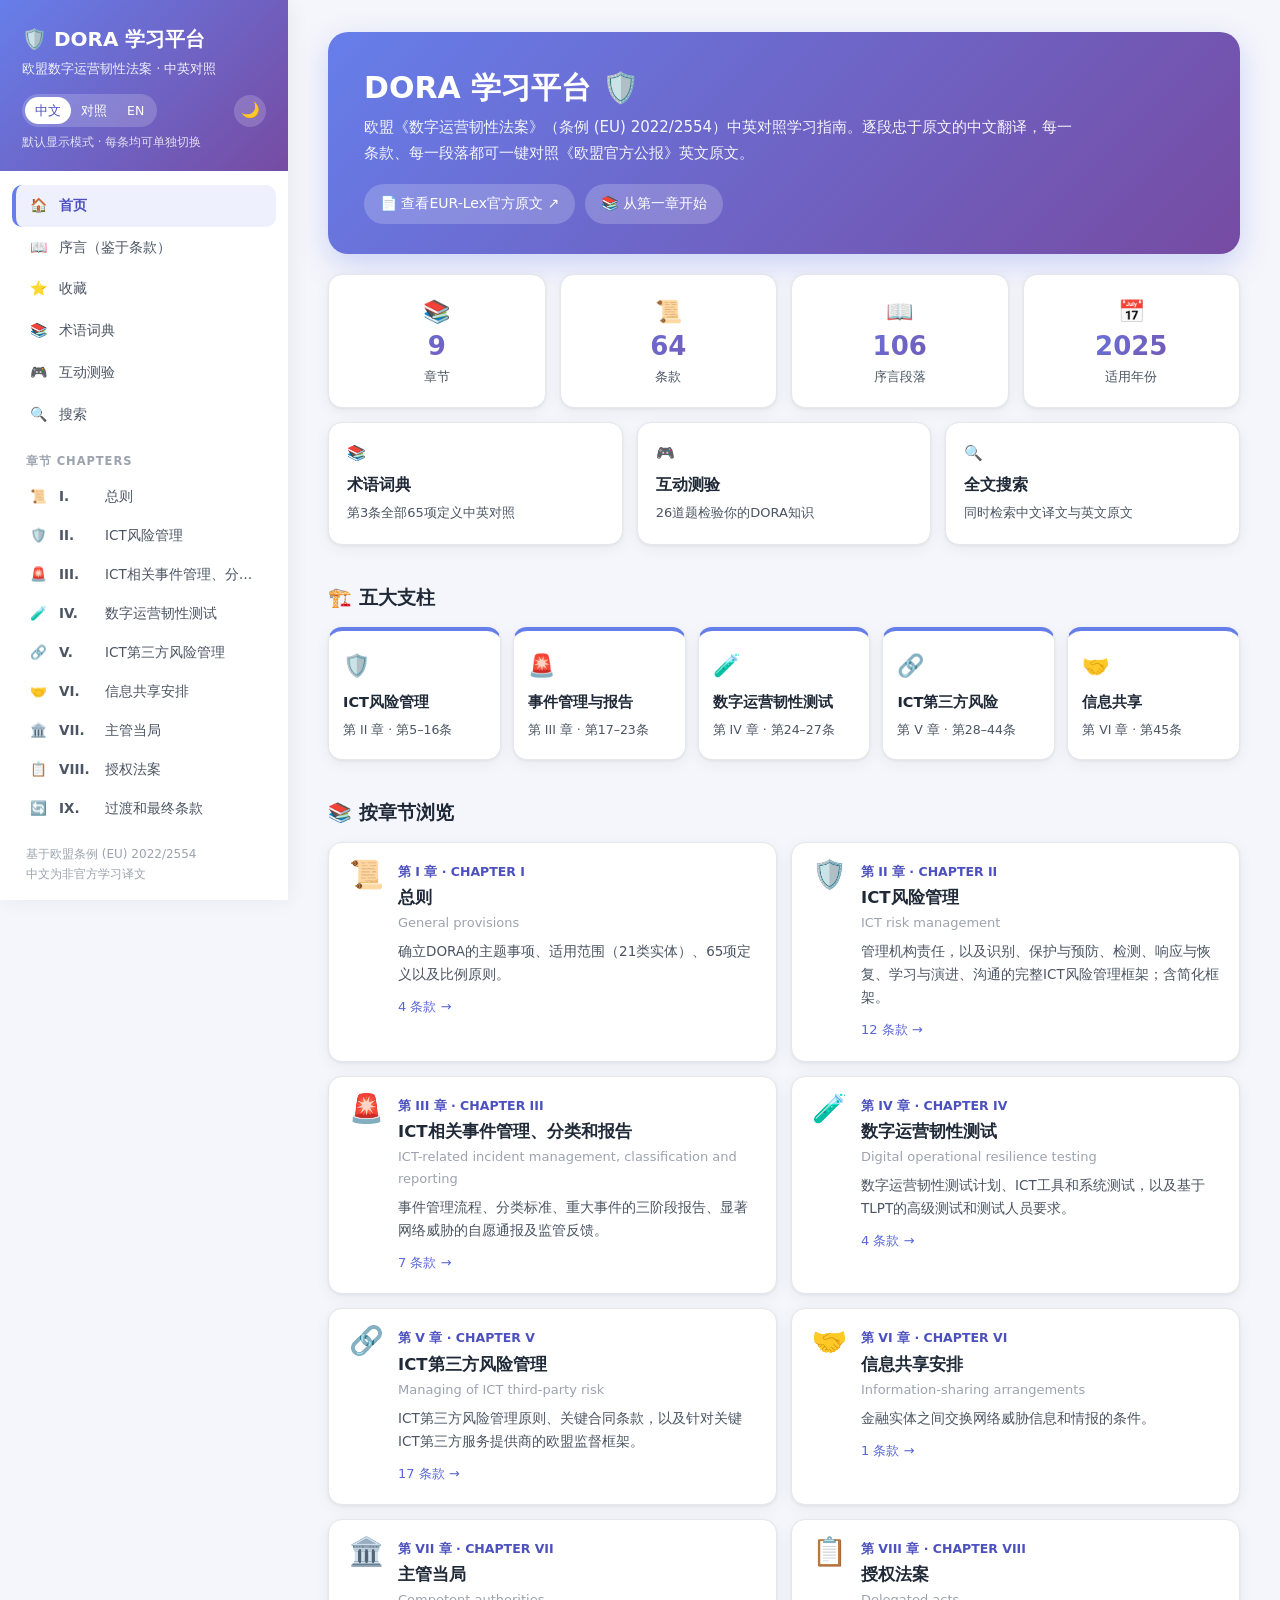
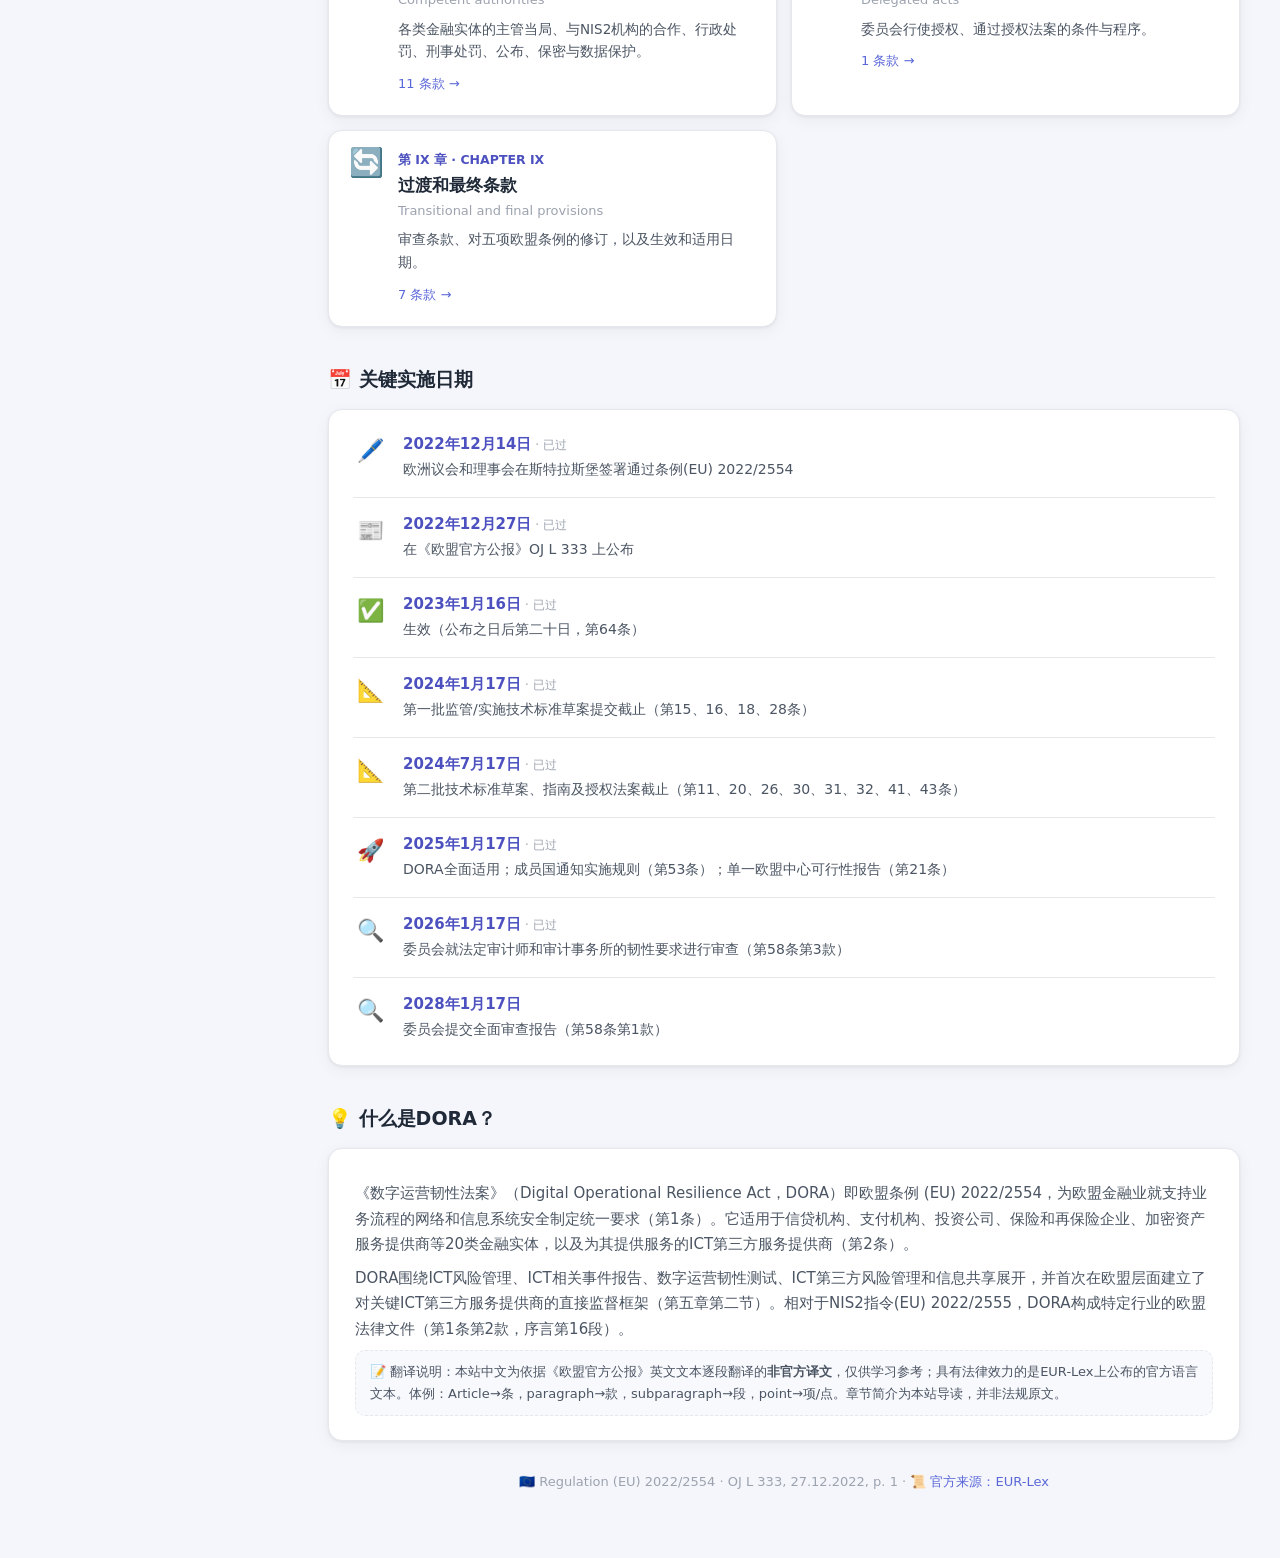
<file: index.html>
<!DOCTYPE html>
<html lang="zh-CN">
<head>
<meta charset="utf-8">
<meta name="viewport" content="width=device-width, initial-scale=1">
<title>DORA 学习平台 | 欧盟数字运营韧性法案中英对照</title>
<meta name="description" content="欧盟《数字运营韧性法案》（DORA，条例(EU) 2022/2554）中英对照学习平台：忠于原文的逐段中文翻译，每一条款均可即时对照EUR-Lex官方英文原文。">
<meta name="keywords" content="DORA, Digital Operational Resilience Act, 2022/2554, 数字运营韧性, ICT风险, 欧盟, 金融监管, TLPT">
<link rel="icon" href="data:image/svg+xml,<svg xmlns='http://www.w3.org/2000/svg' viewBox='0 0 100 100'><text y='.9em' font-size='90'>🛡️</text></svg>">
<script>
  try { var t = localStorage.getItem('dora-theme'); if (t) document.documentElement.setAttribute('data-theme', t); } catch (e) {}
</script>
<link rel="stylesheet" href="assets/style.css">
</head>
<body>
<button class="menu-btn" id="menuBtn" aria-label="打开菜单">☰</button>
<div class="scrim" id="scrim"></div>
<aside class="sidebar" id="sidebar"></aside>
<main class="main"><div class="page" id="app"></div></main>
<div class="toast" id="toast"></div>
<script src="assets/data.js"></script>
<script src="assets/quiz.js"></script>
<script src="assets/app.js"></script>
</body>
</html>
</file>
<file: assets/style.css>
:root {
  --primary: #667eea;
  --primary-600: #5a67d8;
  --primary-700: #4c51bf;
  --purple: #764ba2;
  --grad: linear-gradient(135deg, #667eea, #764ba2);
  --bg: #f5f6fb;
  --card: #ffffff;
  --card-2: #f8f9fd;
  --text: #1f2937;
  --text-2: #4b5563;
  --muted: #9ca3af;
  --border: #e5e7eb;
  --accent-bg: #eef0fd;
  --accent-text: #4c51bf;
  --mark: #fde68a;
  --ok: #059669;
  --ok-bg: #ecfdf5;
  --bad: #dc2626;
  --bad-bg: #fef2f2;
  --en-bg: #f3f4f6;
  --shadow: 0 1px 3px rgba(17, 24, 39, .06), 0 4px 16px rgba(17, 24, 39, .05);
  --radius: 14px;
  color-scheme: light;
}

@media (prefers-color-scheme: dark) {
  :root:not([data-theme="light"]) {
    --bg: #111827; --card: #1f2937; --card-2: #243042; --text: #f3f4f6; --text-2: #cbd5e1;
    --muted: #8b95a7; --border: #374151; --accent-bg: rgba(102, 126, 234, .16); --accent-text: #a5b4fc;
    --mark: #a16207; --ok: #34d399; --ok-bg: rgba(16, 185, 129, .14); --bad: #f87171; --bad-bg: rgba(239, 68, 68, .14);
    --en-bg: #18212f; --shadow: 0 1px 3px rgba(0, 0, 0, .3); color-scheme: dark;
  }
}
:root[data-theme="dark"] {
  --bg: #111827; --card: #1f2937; --card-2: #243042; --text: #f3f4f6; --text-2: #cbd5e1;
  --muted: #8b95a7; --border: #374151; --accent-bg: rgba(102, 126, 234, .16); --accent-text: #a5b4fc;
  --mark: #a16207; --ok: #34d399; --ok-bg: rgba(16, 185, 129, .14); --bad: #f87171; --bad-bg: rgba(239, 68, 68, .14);
  --en-bg: #18212f; --shadow: 0 1px 3px rgba(0, 0, 0, .3); color-scheme: dark;
}

* { box-sizing: border-box; }
html { -webkit-text-size-adjust: 100%; }
body {
  margin: 0; background: var(--bg); color: var(--text);
  font-family: Inter, ui-sans-serif, system-ui, -apple-system, "PingFang SC", "Hiragino Sans GB", "Microsoft YaHei", "Noto Sans SC", sans-serif;
  line-height: 1.7; font-size: 15px;
}
a { color: var(--primary-600); text-decoration: none; }
a:hover { text-decoration: underline; }
button { font: inherit; color: inherit; cursor: pointer; border: 0; background: none; }
input { font: inherit; color: inherit; }
mark { background: var(--mark); color: inherit; border-radius: 3px; padding: 0 1px; }
.hidden { display: none !important; }

/* ---------- layout ---------- */
.menu-btn {
  position: fixed; top: 14px; left: 14px; z-index: 60; width: 42px; height: 42px; border-radius: 10px;
  background: var(--grad); color: #fff; font-size: 20px; box-shadow: 0 4px 14px rgba(102, 126, 234, .4); display: none;
}
.scrim { position: fixed; inset: 0; background: rgba(0, 0, 0, .4); z-index: 40; display: none; }
.sidebar {
  position: fixed; top: 0; left: 0; bottom: 0; width: 288px; background: var(--card); z-index: 50;
  box-shadow: 2px 0 20px rgba(0, 0, 0, .06); overflow-y: auto; transition: transform .25s ease;
}
.main { margin-left: 288px; min-height: 100vh; padding: 32px 40px 64px; }
.page { max-width: 1040px; margin: 0 auto; }

@media (max-width: 860px) {
  .menu-btn { display: block; }
  .sidebar { transform: translateX(-100%); }
  body.nav-open .sidebar { transform: none; }
  body.nav-open .scrim { display: block; }
  .main { margin-left: 0; padding: 72px 16px 48px; }
}

/* ---------- sidebar ---------- */
.side-head { background: var(--grad); color: #fff; padding: 22px 22px 18px; }
.side-head h1 { margin: 0; font-size: 20px; display: flex; gap: 8px; align-items: center; }
.side-head p { margin: 2px 0 0; font-size: 13px; opacity: .9; }
.side-head a { color: #fff; text-decoration: none; }
.mode-row { margin-top: 14px; display: flex; gap: 6px; align-items: center; }
.mode-row .seg { display: flex; background: rgba(255, 255, 255, .18); border-radius: 999px; padding: 3px; }
.mode-row .seg button { padding: 3px 10px; border-radius: 999px; font-size: 12.5px; color: #fff; font-weight: 500; }
.mode-row .seg button.on { background: #fff; color: var(--primary-700); }
.mode-row .theme { margin-left: auto; width: 32px; height: 32px; border-radius: 50%; background: rgba(255, 255, 255, .18); color: #fff; }
.mode-hint { font-size: 11.5px; opacity: .8; margin-top: 6px; }
.nav { padding: 14px 12px 4px; }
.nav ul { list-style: none; margin: 0; padding: 0; }
.nav li a {
  display: flex; align-items: center; gap: 12px; padding: 9px 14px; border-radius: 10px; color: var(--text-2);
  font-size: 14px; text-decoration: none; border-left: 4px solid transparent;
}
.nav li a:hover { background: var(--card-2); }
.nav li a.on { background: var(--accent-bg); color: var(--accent-text); font-weight: 600; border-left-color: var(--primary); }
.nav h2 { font-size: 11.5px; letter-spacing: .08em; color: var(--muted); margin: 16px 14px 6px; font-weight: 600; }
.nav .ch-item a { font-size: 13.5px; padding: 8px 14px; }
.nav .ch-item .num { font-weight: 600; min-width: 34px; }
.nav .ch-item .t { white-space: nowrap; overflow: hidden; text-overflow: ellipsis; flex: 1; min-width: 0; }
.side-foot { padding: 12px 26px 24px; font-size: 12px; color: var(--muted); }

/* ---------- generic ---------- */
.card { background: var(--card); border-radius: var(--radius); box-shadow: var(--shadow); border: 1px solid var(--border); }
.crumb { font-size: 13px; color: var(--muted); margin-bottom: 14px; }
.crumb a { color: var(--muted); }
.btn {
  display: inline-flex; align-items: center; gap: 6px; padding: 8px 16px; border-radius: 999px; font-size: 14px; font-weight: 500;
  background: var(--accent-bg); color: var(--accent-text); text-decoration: none !important; white-space: nowrap;
}
.btn:hover { filter: brightness(.97); }
.btn.solid { background: var(--grad); color: #fff; }
.btn.white { background: rgba(255, 255, 255, .2); color: #fff; }
.btn.sm { padding: 4px 11px; font-size: 12.5px; }
.pill { display: inline-block; font-size: 12px; padding: 2px 10px; border-radius: 999px; background: var(--accent-bg); color: var(--accent-text); font-weight: 500; }
.sec-title { font-size: 19px; margin: 36px 0 14px; display: flex; gap: 8px; align-items: center; }
.muted { color: var(--muted); }
.en-sub { color: var(--muted); font-size: 13px; }
.note { font-size: 13px; color: var(--text-2); background: var(--card-2); border: 1px dashed var(--border); border-radius: 10px; padding: 10px 14px; }

/* ---------- home ---------- */
.hero { background: var(--grad); color: #fff; border-radius: 20px; padding: 36px 36px 30px; box-shadow: 0 10px 30px rgba(102, 126, 234, .3); }
.hero h1 { margin: 0 0 8px; font-size: 30px; line-height: 1.3; }
.hero p { margin: 0 0 18px; opacity: .93; max-width: 720px; }
.hero .actions { display: flex; flex-wrap: wrap; gap: 10px; }
.stats { display: grid; grid-template-columns: repeat(4, 1fr); gap: 14px; margin-top: 20px; }
.stat { padding: 18px; text-align: center; }
.stat .ic { font-size: 22px; }
.stat b { display: block; font-size: 26px; background: var(--grad); -webkit-background-clip: text; background-clip: text; color: transparent; line-height: 1.3; }
.stat span { font-size: 13px; color: var(--text-2); }
.quick { display: grid; grid-template-columns: repeat(3, 1fr); gap: 14px; margin-top: 14px; }
.quick a { padding: 18px; color: var(--text); text-decoration: none; display: block; transition: transform .15s; }
.quick a:hover { transform: translateY(-2px); }
.quick b { display: block; font-size: 16px; margin: 4px 0 2px; }
.quick span { font-size: 13px; color: var(--text-2); }
.pillars { display: grid; grid-template-columns: repeat(5, 1fr); gap: 12px; }
.pillar { padding: 16px 14px; text-decoration: none !important; color: var(--text); border-top: 4px solid var(--primary); }
.pillar .ic { font-size: 22px; }
.pillar b { display: block; font-size: 14.5px; margin: 6px 0 2px; }
.pillar span { font-size: 12.5px; color: var(--text-2); }
.ch-grid { display: grid; grid-template-columns: repeat(2, 1fr); gap: 14px; }
.ch-card { padding: 18px 20px; text-decoration: none !important; color: var(--text); display: flex; gap: 14px; transition: transform .15s, box-shadow .15s; }
.ch-card:hover { transform: translateY(-2px); box-shadow: 0 10px 24px rgba(102, 126, 234, .16); }
.ch-card .ic { font-size: 28px; line-height: 1; }
.ch-card .lbl { font-size: 12.5px; color: var(--accent-text); font-weight: 600; }
.ch-card h3 { margin: 2px 0 0; font-size: 16.5px; }
.ch-card p { margin: 6px 0 8px; font-size: 13.5px; color: var(--text-2); }
.ch-card .go { font-size: 13px; color: var(--primary-600); font-weight: 500; }
.timeline { padding: 8px 24px; }
.tl { display: flex; gap: 16px; padding: 14px 0; border-bottom: 1px solid var(--border); align-items: flex-start; }
.tl:last-child { border-bottom: 0; }
.tl .ic { font-size: 22px; width: 34px; text-align: center; flex: none; }
.tl b { display: block; color: var(--accent-text); }
.tl span { font-size: 14px; color: var(--text-2); }
.tl.past b::after { content: " · 已过"; color: var(--muted); font-weight: 400; font-size: 12px; }
.about { padding: 24px 26px; }
.about h2 { margin: 0 0 8px; font-size: 19px; }
.about p { margin: 8px 0; color: var(--text-2); }
.src-foot { text-align: center; color: var(--muted); font-size: 13px; margin-top: 30px; }

/* ---------- chapter ---------- */
.ch-head { padding: 26px 28px; }
.ch-head .top { display: flex; gap: 16px; align-items: flex-start; }
.ch-head .ic { font-size: 42px; line-height: 1; }
.ch-head h1 { margin: 2px 0 0; font-size: 25px; line-height: 1.35; }
.ch-head .desc { margin: 10px 0 14px; color: var(--text-2); }
.ch-head .actions { display: flex; flex-wrap: wrap; gap: 8px; align-items: center; }
.sec-head { margin: 28px 0 10px; padding: 0 4px; }
.sec-head b { font-size: 15px; color: var(--accent-text); }
.sec-head .en-sub { margin-left: 8px; }
.art-list { display: flex; flex-direction: column; gap: 10px; margin-top: 18px; }
.art { overflow: hidden; scroll-margin-top: 20px; }
.art-h { display: flex; align-items: center; gap: 14px; padding: 14px 18px; width: 100%; text-align: left; }
.art-h:hover { background: var(--card-2); }
.art-h .no {
  flex: none; width: 38px; height: 38px; border-radius: 10px; background: var(--grad); color: #fff; font-weight: 700;
  display: flex; align-items: center; justify-content: center; font-size: 14px;
}
.art-h .tt { flex: 1; min-width: 0; }
.art-h .tt b { display: block; font-size: 15.5px; }
.art-h .chev { color: var(--muted); transition: transform .2s; }
.art.open .art-h .chev { transform: rotate(180deg); }
.art-b { display: none; border-top: 1px solid var(--border); }
.art.open .art-b { display: block; }
.toolbar {
  display: flex; flex-wrap: wrap; gap: 8px; align-items: center; padding: 10px 18px; background: var(--card-2);
  border-bottom: 1px solid var(--border); position: sticky; top: 0; z-index: 2;
}
.toolbar .seg { display: inline-flex; border: 1px solid var(--border); border-radius: 999px; padding: 2px; background: var(--card); }
.toolbar .seg button { padding: 2px 11px; border-radius: 999px; font-size: 12.5px; color: var(--text-2); }
.toolbar .seg button.on { background: var(--grad); color: #fff; }
.toolbar .sp { flex: 1; }
.toolbar .tb { font-size: 12.5px; padding: 4px 10px; border-radius: 999px; color: var(--text-2); border: 1px solid var(--border); background: var(--card); text-decoration: none !important; white-space: nowrap; }
.toolbar .tb:hover { color: var(--accent-text); border-color: var(--primary); }
.toolbar .tb.on { color: #b45309; border-color: #f59e0b; }
.text { padding: 14px 22px 20px; }

/* blocks */
.blk { display: flex; gap: 8px; padding: 5px 0; position: relative; }
.blk .lab { flex: none; min-width: 2.2em; color: var(--accent-text); font-weight: 600; font-size: 14px; padding-top: 1px; }
.blk .body { flex: 1; min-width: 0; }
.blk p { margin: 0; }
.blk .zh { font-size: 15.5px; }
.blk .en { font-size: 14px; color: var(--text-2); font-family: Georgia, "Times New Roman", ui-serif, serif; line-height: 1.65; }
.d1 { padding-left: 1.6em; } .d2 { padding-left: 3.2em; } .d3 { padding-left: 4.8em; } .d4 { padding-left: 6.4em; }
.ref-btn {
  font-size: 11px; line-height: 1; padding: 3px 6px; border-radius: 6px; color: var(--muted); border: 1px solid var(--border);
  margin-left: 6px; vertical-align: 2px; background: var(--card); opacity: .55;
}
.blk:hover .ref-btn, .ref-btn.on { opacity: 1; }
.ref-btn:hover, .ref-btn.on { color: var(--accent-text); border-color: var(--primary); }
.peek { margin-top: 6px; background: var(--en-bg); border-left: 3px solid var(--primary); border-radius: 0 8px 8px 0; padding: 8px 12px; }
/* modes */
[data-mode="zh"] .en-col { display: none; }
[data-mode="en"] .zh-col { display: none; }
[data-mode="both"] .body { display: grid; grid-template-columns: 1fr 1fr; gap: 18px; }
[data-mode="both"] .ref-btn, [data-mode="both"] .peek { display: none !important; }
[data-mode="both"] .en-col { border-left: 1px solid var(--border); padding-left: 16px; }
@media (max-width: 860px) {
  [data-mode="both"] .body { grid-template-columns: 1fr; gap: 4px; }
  [data-mode="both"] .en-col { border-left: 0; padding-left: 10px; border-left: 2px solid var(--border); }
  .d1 { padding-left: .9em; } .d2 { padding-left: 1.8em; } .d3 { padding-left: 2.7em; } .d4 { padding-left: 3.6em; }
}
.both-head { display: none; }
[data-mode="both"] .both-head { display: grid; grid-template-columns: 1fr 1fr; gap: 18px; font-size: 12px; color: var(--muted); padding: 0 0 6px 0; margin-bottom: 6px; border-bottom: 1px dashed var(--border); }
@media (max-width: 860px) { [data-mode="both"] .both-head { display: none; } }

.pager { display: flex; justify-content: space-between; gap: 12px; margin-top: 28px; }
.pager a { padding: 14px 18px; flex: 1; text-decoration: none !important; color: var(--text); }
.pager a.next { text-align: right; }
.pager small { color: var(--muted); display: block; }

/* ---------- recitals ---------- */
.filter { display: flex; gap: 10px; align-items: center; padding: 12px 14px; margin: 16px 0; }
.filter input { flex: 1; border: 0; outline: 0; background: transparent; font-size: 15px; min-width: 0; }
.rec { padding: 14px 20px; scroll-margin-top: 20px; }
.rec + .rec { margin-top: 10px; }
.rec-h { display: flex; align-items: center; gap: 10px; margin-bottom: 4px; }
.rec-h b { color: var(--accent-text); }
.rec-h .sp { flex: 1; }
.rec-h a { font-size: 12.5px; }

/* ---------- glossary ---------- */
.gl-grid { display: grid; grid-template-columns: repeat(2, 1fr); gap: 12px; }
.gl { padding: 16px 18px; }
.gl .t { display: flex; align-items: baseline; gap: 8px; flex-wrap: wrap; }
.gl .t b { font-size: 16.5px; }
.gl .t .no { margin-left: auto; font-size: 12px; }
.gl .def { margin-top: 8px; }

/* ---------- quiz ---------- */
.chips { display: flex; flex-wrap: wrap; gap: 8px; margin: 14px 0; }
.chip { padding: 5px 13px; border-radius: 999px; border: 1px solid var(--border); font-size: 13px; background: var(--card); color: var(--text-2); }
.chip.on { background: var(--grad); color: #fff; border-color: transparent; }
.quiz { padding: 24px 26px; }
.prog { height: 6px; background: var(--border); border-radius: 99px; overflow: hidden; margin-bottom: 16px; }
.prog i { display: block; height: 100%; background: var(--grad); transition: width .3s; }
.quiz .q { font-size: 17.5px; font-weight: 600; margin: 4px 0 16px; }
.opt { display: block; width: 100%; text-align: left; padding: 12px 16px; border: 1.5px solid var(--border); border-radius: 12px; margin-bottom: 10px; background: var(--card); font-size: 15px; }
.opt:hover:not([disabled]) { border-color: var(--primary); }
.opt.right { border-color: var(--ok); background: var(--ok-bg); }
.opt.wrong { border-color: var(--bad); background: var(--bad-bg); }
.opt[disabled] { cursor: default; }
.explain { margin-top: 12px; padding: 12px 16px; border-radius: 12px; background: var(--card-2); border: 1px solid var(--border); font-size: 14px; }
.quiz .row { display: flex; justify-content: space-between; align-items: center; margin-top: 16px; gap: 10px; }
.score { text-align: center; padding: 30px 10px; }
.score b { font-size: 46px; background: var(--grad); -webkit-background-clip: text; background-clip: text; color: transparent; }

/* ---------- search ---------- */
.res { padding: 14px 18px; display: block; color: var(--text); text-decoration: none !important; }
.res + .res { margin-top: 10px; }
.res:hover { box-shadow: 0 8px 20px rgba(102, 126, 234, .14); }
.res .k { font-size: 12.5px; color: var(--accent-text); font-weight: 600; }
.res .s { font-size: 14px; color: var(--text-2); margin-top: 4px; }
.empty { text-align: center; padding: 40px 10px; color: var(--muted); }

.toast {
  position: fixed; bottom: 24px; left: 50%; transform: translateX(-50%); background: #111827; color: #fff; padding: 8px 18px;
  border-radius: 999px; font-size: 13.5px; z-index: 100; opacity: 0; transition: opacity .2s; pointer-events: none;
}
.toast.show { opacity: 1; }

@media (max-width: 860px) {
  .hero { padding: 26px 20px; }
  .hero h1 { font-size: 24px; }
  .stats { grid-template-columns: repeat(2, 1fr); }
  .quick { grid-template-columns: 1fr; }
  .pillars { grid-template-columns: repeat(2, 1fr); }
  .ch-grid, .gl-grid { grid-template-columns: 1fr; }
  .ch-head { padding: 20px; }
  .text { padding: 12px 14px 16px; }
  .toolbar { padding: 8px 12px; }
  .art-h { padding: 12px 14px; }
}
</file>
